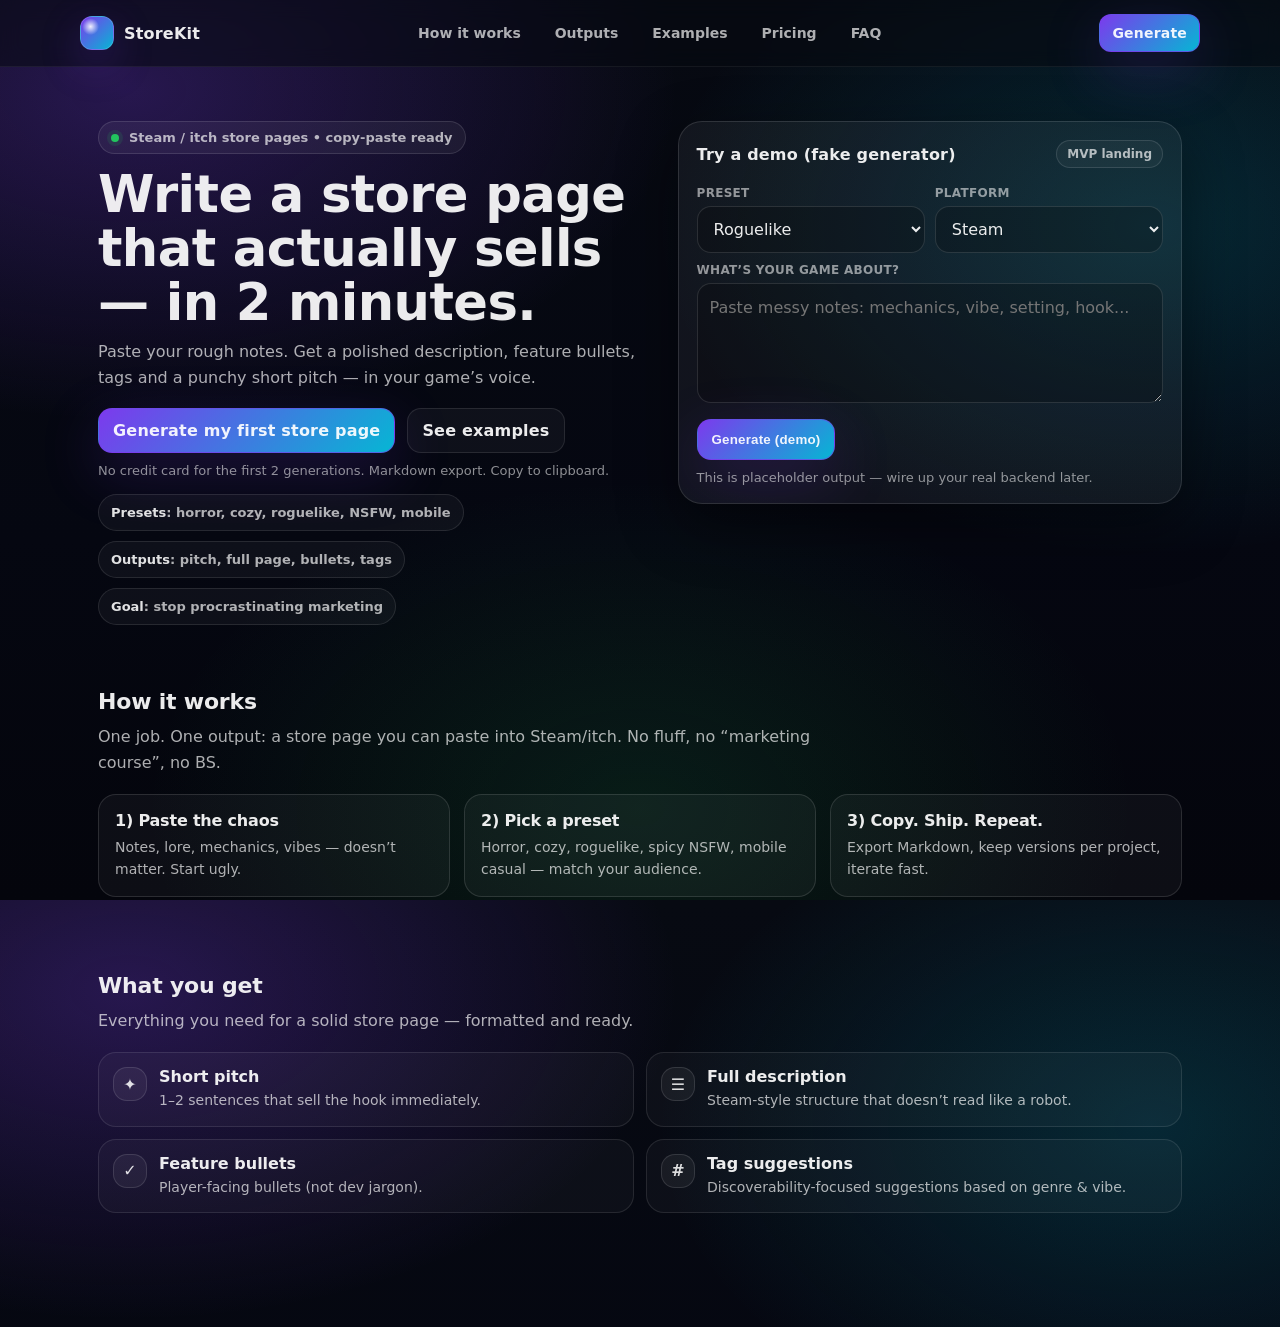
<file: index.html>
<!doctype html>
<html lang="en">
<head>
  <meta charset="utf-8" />
  <meta name="viewport" content="width=device-width, initial-scale=1" />
  <title>StoreKit — Store pages that sell (in minutes)</title>
  <meta name="description" content="Paste your messy notes. Get a polished Steam/itch store page: short pitch, full description, feature bullets, and tags — in minutes." />
  <meta name="theme-color" content="#0b0f1a" />

  <!-- Open Graph -->
  <meta property="og:title" content="StoreKit — Store pages that sell (in minutes)" />
  <meta property="og:description" content="Generate a Steam/itch store page from rough notes: pitch, description, bullets, and tags." />
  <meta property="og:type" content="website" />
  <!-- TODO: add your deployed URL -->
  <meta property="og:url" content="https://YOUR_DOMAIN_HERE" />
  <!-- TODO: add og image -->
  <meta property="og:image" content="https://YOUR_DOMAIN_HERE/og.png" />

  <!-- Favicon -->
  <link rel="icon" href="/favicon.ico" />

  <link rel="stylesheet" href="./styles.css" />
      
</head>

<body>
  <!-- NAV -->
  <div class="nav">
    <div class="wrap nav-in">
      <a class="brand" href="#top" aria-label="StoreKit home">
        <span class="logo" aria-hidden="true"></span>
        <span>StoreKit</span>
      </a>

      <div class="nav-links" aria-label="Primary navigation">
        <a href="#how">How it works</a>
        <a href="#outputs">Outputs</a>
        <a href="#examples">Examples</a>
        <a href="#pricing">Pricing</a>
        <a href="#faq">FAQ</a>
      </div>

      <a class="btn small primary" href="account.html">Generate</a>
    </div>
  </div>

  <!-- HERO -->
  <header class="hero" id="top">
    <div class="wrap">
      <div class="hero-grid">
        <div>
          <div class="pill">
            <span class="dot" aria-hidden="true"></span>
            <span>Steam / itch store pages • copy-paste ready</span>
          </div>

          <h1>Write a store page that actually sells — in 2 minutes.</h1>
          <p class="sub">
            Paste your rough notes. Get a polished description, feature bullets, tags and a punchy short pitch —
            in your game’s voice.
          </p>

          <div class="cta-row">
            <!-- TODO: replace href with your real app route when ready -->
            <a class="btn primary" href="account.html">Generate my first store page</a>
            <a class="btn ghost" href="#examples">See examples</a>
          </div>

          <div class="microtrust">No credit card for the first 2 generations. Markdown export. Copy to clipboard.</div>

          <div class="stats" aria-label="Highlights">
            <div class="chip"><b>Presets</b>: horror, cozy, roguelike, NSFW, mobile</div>
            <div class="chip"><b>Outputs</b>: pitch, full page, bullets, tags</div>
            <div class="chip"><b>Goal</b>: stop procrastinating marketing</div>
          </div>
        </div>

        <!-- TRY CARD -->
        <div class="card" id="try">
          <div class="card-in">
            <div class="card-head">
              <div class="card-title">Try a demo (fake generator)</div>
              <div class="badge">MVP landing</div>
            </div>

            <div class="grid2">
              <div>
                <label for="genre">Preset</label>
                <select id="genre">
                  <option>Horror</option>
                  <option>Cozy</option>
                  <option selected>Roguelike</option>
                  <option>Mobile Casual</option>
                  <option>NSFW / Spicy</option>
                </select>
              </div>
              <div>
                <label for="platform">Platform</label>
                <select id="platform">
                  <option selected>Steam</option>
                  <option>itch.io</option>
                  <option>Play Store</option>
                </select>
              </div>
            </div>

            <label for="notes">What’s your game about?</label>
            <textarea id="notes" placeholder="Paste messy notes: mechanics, vibe, setting, hook..."></textarea>

            <div class="form-actions">
              <button class="btn primary" id="genBtn" type="button">Generate (demo)</button>
              <div class="hint">This is placeholder output — wire up your real backend later.</div>
            </div>

            <div class="output" id="output">
              <div class="output-top">
                <div class="badge">Generated preview</div>
                <button class="btn small" id="copyBtn" type="button">Copy</button>
              </div>
              <pre id="outText"></pre>
            </div>
          </div>
        </div>
      </div>
    </div>
  </header>

  <!-- HOW -->
  <section id="how">
    <div class="wrap">
      <h2 class="section-title">How it works</h2>
      <p class="section-sub">
        One job. One output: a store page you can paste into Steam/itch. No fluff, no “marketing course”, no BS.
      </p>

      <div class="cards">
        <div class="mini">
          <h3>1) Paste the chaos</h3>
          <p>Notes, lore, mechanics, vibes — doesn’t matter. Start ugly.</p>
        </div>
        <div class="mini">
          <h3>2) Pick a preset</h3>
          <p>Horror, cozy, roguelike, spicy NSFW, mobile casual — match your audience.</p>
        </div>
        <div class="mini">
          <h3>3) Copy. Ship. Repeat.</h3>
          <p>Export Markdown, keep versions per project, iterate fast.</p>
        </div>
      </div>
    </div>
  </section>

  <!-- OUTPUTS -->
  <section id="outputs">
    <div class="wrap">
      <h2 class="section-title">What you get</h2>
      <p class="section-sub">Everything you need for a solid store page — formatted and ready.</p>

      <div class="list">
        <div class="li">
          <div class="ic">✦</div>
          <div>
            <b>Short pitch</b>
            <span>1–2 sentences that sell the hook immediately.</span>
          </div>
        </div>
        <div class="li">
          <div class="ic">☰</div>
          <div>
            <b>Full description</b>
            <span>Steam-style structure that doesn’t read like a robot.</span>
          </div>
        </div>
        <div class="li">
          <div class="ic">✓</div>
          <div>
            <b>Feature bullets</b>
            <span>Player-facing bullets (not dev jargon).</span>
          </div>
        </div>
        <div class="li">
          <div class="ic">#</div>
          <div>
            <b>Tag suggestions</b>
            <span>Discoverability-focused suggestions based on genre & vibe.</span>
          </div>
        </div>
      </div>
    </div>
  </section>

  <!-- EXAMPLES -->
  <section id="examples">
    <div class="wrap">
      <h2 class="section
</file>
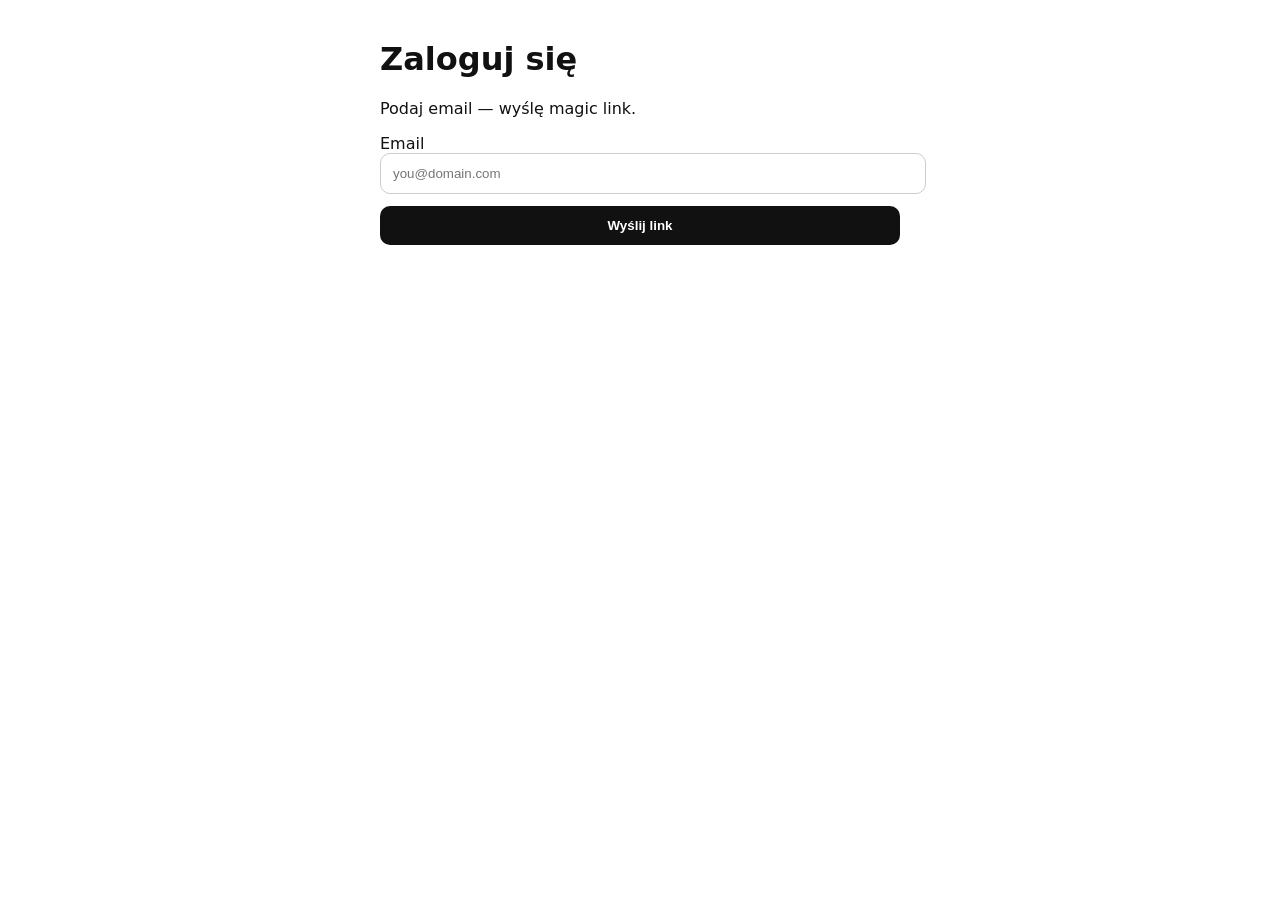
<file: account.html>
<!doctype html>
<html lang="pl">
<head>
  <meta charset="utf-8" />
  <meta name="viewport" content="width=device-width,initial-scale=1" />
  <title>StoreKit — Login</title>
</head>
<body>
  <main style="max-width:520px;margin:40px auto;padding:0 16px;font-family:system-ui;color:#111;">
    <h1>Zaloguj się</h1>
    <p>Podaj email — wyślę magic link.</p>

    <form id="loginForm">
      <label>Email</label><br/>
      <input id="email" type="email" required placeholder="you@domain.com"
             style="width:100%;padding:12px;border:1px solid #ccc;border-radius:10px" />
      <button id="btn" type="submit"
              style="margin-top:12px;width:100%;padding:12px;border-radius:10px;border:0;background:#111;color:#fff;font-weight:700">
        Wyślij link
      </button>
      <p id="msg" style="margin-top:12px;"></p>
    </form>
  </main>

  <script type="module">
    import { supabase } from "/js/supabase.js";
    import { redirectIfAuthed } from "/js/auth-guards.js";

    // jeśli już zalogowany → profile
    await redirectIfAuthed();

    const form = document.getElementById("loginForm");
    const emailEl = document.getElementById("email");
    const btn = document.getElementById("btn");
    const msg = document.getElementById("msg");

    form.addEventListener("submit", async (e) => {
      e.preventDefault();
      msg.textContent = "";
      btn.disabled = true;
      btn.textContent = "Wysyłam...";

      const email = emailEl.value.trim();

      const { error } = await supabase.auth.signInWithOtp({
        email,
        options: {
          // po kliknięciu magic linka user wróci tutaj:
          emailRedirectTo: `${window.location.origin}/profile.html`
        }
      });

      if (error) {
        msg.textContent = "Błąd: " + error.message;
      } else {
        msg.textContent = "OK — sprawdź maila i kliknij link.";
      }

      btn.disabled = false;
      btn.textContent = "Wyślij link";
    });
  </script>
</body>
</html>
</file>
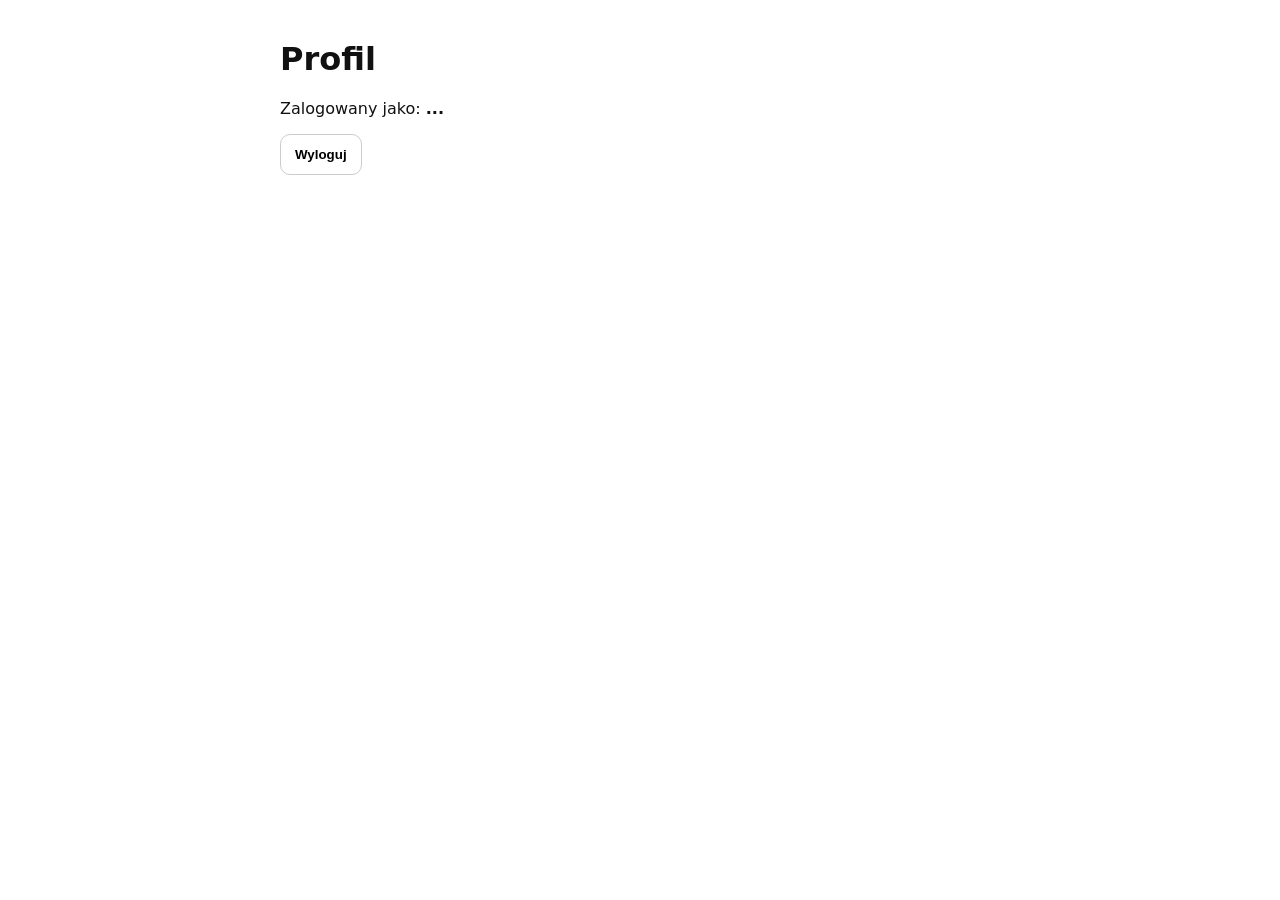
<file: profile.html>
<!doctype html>
<html lang="pl">
<head>
  <meta charset="utf-8" />
  <meta name="viewport" content="width=device-width,initial-scale=1" />
  <title>StoreKit — Profile</title>
</head>
<body>
  <main style="max-width:720px;margin:40px auto;padding:0 16px;font-family:system-ui;color:#111;">
    <h1>Profil</h1>
    <p>Zalogowany jako: <b id="who">...</b></p>

    <button id="logout"
            style="padding:12px 14px;border-radius:10px;border:1px solid #ccc;background:#fff;font-weight:700;cursor:pointer">
      Wyloguj
    </button>
  </main>

  <script type="module">
    import { supabase } from "/js/supabase.js";
    import { requireAuth } from "/js/auth-guards.js";

    const session = await requireAuth();

    document.getElementById("who").textContent =
      session?.user?.email || session?.user?.id || "unknown";

    document.getElementById("logout").addEventListener("click", async () => {
      await supabase.auth.signOut();
      window.location.href = "/account.html";
    });

    // (opcjonalnie) reaguj na zmianę sesji w czasie
    supabase.auth.onAuthStateChange((_event, sessionNow) => {
      if (!sessionNow) window.location.href = "/account.html";
    });
  </script>
</body>
</html>
</file>
<file: styles.css>
:root{
      --bg: #070a12;
      --panel: rgba(255,255,255,0.06);
      --panel2: rgba(255,255,255,0.04);
      --border: rgba(255,255,255,0.12);
      --text: rgba(255,255,255,0.92);
      --muted: rgba(255,255,255,0.68);
      --muted2: rgba(255,255,255,0.55);
      --shadow: 0 20px 60px rgba(0,0,0,0.45);
      --radius: 18px;
      --radius2: 24px;

      --accent: #7c3aed;      /* purple */
      --accent2: #22c55e;     /* green  */
      --accent3: #06b6d4;     /* cyan   */

      --max: 1120px;
      --font: ui-sans-serif, system-ui, -apple-system, Segoe UI, Roboto, Helvetica, Arial, "Apple Color Emoji","Segoe UI Emoji";
    }

    *{ box-sizing: border-box; }
    html, body{ height: 100%; }
    body{
      margin: 0;
      font-family: var(--font);
      color: var(--text);
      background:
        radial-gradient(1000px 600px at 10% 10%, rgba(124, 58, 237, 0.28), transparent 55%),
        radial-gradient(900px 600px at 90% 25%, rgba(6, 182, 212, 0.18), transparent 55%),
        radial-gradient(900px 600px at 50% 90%, rgba(34, 197, 94, 0.12), transparent 55%),
        linear-gradient(180deg, #070a12 0%, #050711 60%, #04050c 100%);
      overflow-x: hidden;
    }

    a{ color: inherit; text-decoration: none; }
    .wrap{ max-width: var(--max); margin: 0 auto; padding: 0 18px; }

    /* Top nav */
    .nav{
      position: sticky;
      top: 0;
      z-index: 50;
      backdrop-filter: blur(10px);
      background: rgba(7,10,18,0.55);
      border-bottom: 1px solid rgba(255,255,255,0.06);
    }
    .nav-in{
      display: flex;
      align-items: center;
      justify-content: space-between;
      gap: 14px;
      padding: 14px 0;
    }
    .brand{
      display: flex; align-items: center; gap: 10px;
      font-weight: 800; letter-spacing: 0.2px;
    }
    .logo{
      width: 34px; height: 34px; border-radius: 12px;
      background:
        radial-gradient(14px 14px at 30% 30%, rgba(255,255,255,0.9), transparent 60%),
        linear-gradient(135deg, rgba(124,58,237,1), rgba(6,182,212,1));
      box-shadow: 0 14px 40px rgba(124,58,237,0.25);
      border: 1px solid rgba(255,255,255,0.15);
    }
    .nav-links{
      display: flex; align-items: center; gap: 14px;
      color: var(--muted);
      font-weight: 600;
      font-size: 14px;
    }
    .nav-links a{
      padding: 8px 10px;
      border-radius: 10px;
    }
    .nav-links a:hover{
      background: rgba(255,255,255,0.06);
      color: rgba(255,255,255,0.86);
    }

    /* Buttons */
    .btn{
      display: inline-flex;
      align-items: center;
      justify-content: center;
      gap: 10px;
      padding: 12px 14px;
      border-radius: 14px;
      font-weight: 800;
      letter-spacing: 0.2px;
      border: 1px solid rgba(255,255,255,0.12);
      background: rgba(255,255,255,0.06);
      color: rgba(255,255,255,0.92);
      cursor: pointer;
      user-select: none;
      transition: transform 160ms ease, background 160ms ease, border-color 160ms ease, box-shadow 160ms ease;
      box-shadow: 0 10px 30px rgba(0,0,0,0.28);
    }
    .btn:hover{
      transform: translateY(-1px);
      border-color: rgba(255,255,255,0.22);
      background: rgba(255,255,255,0.08);
    }
    .btn.primary{
      border: 1px solid rgba(124,58,237,0.55);
      background: linear-gradient(135deg, rgba(124,58,237,1), rgba(6,182,212,1));
      box-shadow: 0 18px 60px rgba(124,58,237,0.22);
    }
    .btn.primary:hover{
      box-shadow: 0 18px 70px rgba(124,58,237,0.30);
    }
    .btn.small{
      padding: 10px 12px;
      border-radius: 12px;
      font-size: 14px;
      font-weight: 800;
    }
    .btn.ghost{
      background: rgba(255,255,255,0.04);
      border-color: rgba(255,255,255,0.10);
      box-shadow: none;
    }

    /* Hero */
    .hero{
      padding: 54px 0 26px;
    }
    .hero-grid{
      display: grid;
      grid-template-columns: 1.05fr 0.95fr;
      gap: 22px;
      align-items: start;
    }
    .pill{
      display: inline-flex;
      align-items: center;
      gap: 10px;
      padding: 8px 12px;
      border-radius: 999px;
      border: 1px solid rgba(255,255,255,0.12);
      background: rgba(255,255,255,0.05);
      color: var(--muted);
      font-size: 13px;
      font-weight: 700;
    }
    .dot{
      width: 8px; height: 8px; border-radius: 999px;
      background: var(--accent2);
      box-shadow: 0 0 0 4px rgba(34,197,94,0.12);
    }
    h1{
      margin: 14px 0 10px;
      font-size: clamp(34px, 4vw, 52px);
      line-height: 1.05;
      letter-spacing: -0.6px;
    }
    .sub{
      color: var(--muted);
      font-size: 16px;
      line-height: 1.6;
      max-width: 56ch;
      margin: 0 0 18px;
    }
    .cta-row{
      display: flex;
      flex-wrap: wrap;
      gap: 12px;
      margin: 10px 0 10px;
    }
    .microtrust{
      color: var(--muted2);
      font-size: 13px;
      margin-top: 10px;
    }
    .stats{
      display: flex;
      flex-wrap: wrap;
      gap: 10px;
      margin-top: 16px;
    }
    .chip{
      border: 1px solid rgba(255,255,255,0.10);
      background: rgba(255,255,255,0.04);
      color: var(--muted);
      padding: 10px 12px;
      border-radius: 999px;
      font-size: 13px;
      font-weight: 700;
    }
    .chip b{ color: rgba(255,255,255,0.88); }

    /* Form card */
    .card{
      border: 1px solid rgba(255,255,255,0.12);
      background: rgba(255,255,255,0.05);
      border-radius: var(--radius2);
      box-shadow: var(--shadow);
      overflow: hidden;
    }
    .card-in{
      padding: 18px;
    }
    .card-head{
      display: flex;
      align-items: center;
      justify-content: space-between;
      gap: 10px;
      margin-bottom: 12px;
    }
    .card-title{
      font-weight: 900;
      letter-spacing: 0.2px;
    }
    .badge{
      font-size: 12px;
      font-weight: 900;
      padding: 6px 10px;
      border-radius: 999px;
      border: 1px solid rgba(255,255,255,0.12);
      background: rgba(255,255,255,0.04);
      color: var(--muted);
    }

    .grid2{
      display: grid;
      grid-template-columns: 1fr 1fr;
      gap: 10px;
      margin: 10px 0;
    }

    label{
      display: block;
      font-size: 12px;
      font-weight: 800;
      letter-spacing: 0.3px;
      color: var(--muted2);
      margin: 6px 0 6px;
      text-transform: uppercase;
    }
    select, textarea, input{
      width: 100%;
      color: rgba(255,255,255,0.92);
      background: rgba(0,0,0,0.22);
      border: 1px solid rgba(255,255,255,0.12);
      border-radius: 14px;
      padding: 12px 12px;
      outline: none;
      font: inherit;
    }
    select:focus, textarea:focus, input:focus{
      border-color: rgba(124,58,237,0.65);
      box-shadow: 0 0 0 4px rgba(124,58,237,0.18);
    }
    textarea{
      min-height: 120px;
      resize: vertical;
      line-height: 1.5;
    }
    .form-actions{
      display: flex;
      align-items: center;
      justify-content: space-between;
      gap: 10px;
      margin-top: 12px;
      flex-wrap: wrap;
    }
    .hint{
      color: var(--muted2);
      font-size: 13px;
    }
    .output{
      margin-top: 14px;
      border-top: 1px solid rgba(255,255,255,0.08);
      padding-top: 14px;
      display: none;
    }
    .output pre{
      margin: 0;
      white-space: pre-wrap;
      word-break: break-word;
      background: rgba(0,0,0,0.22);
      border: 1px solid rgba(255,255,255,0.10);
      border-radius: 14px;
      padding: 12px;
      color: rgba(255,255,255,0.86);
      font-size: 13px;
      line-height: 1.5;
    }
    .output-top{
      display: flex;
      align-items: center;
      justify-content: space-between;
      gap: 10px;
      margin-bottom: 10px;
    }

    /* Sections */
    section{
      padding: 38px 0;
    }
    .section-title{
      font-size: 22px;
      margin: 0 0 10px;
      letter-spacing: -0.2px;
    }
    .section-sub{
      margin: 0 0 18px;
      color: var(--muted);
      line-height: 1.6;
      max-width: 72ch;
    }

    .cards{
      display: grid;
      grid-template-columns: repeat(3, 1fr);
      gap: 14px;
    }
    .mini{
      border: 1px solid rgba(255,255,255,0.12);
      background: rgba(255,255,255,0.04);
      border-radius: var(--radius);
      padding: 16px;
    }
    .mini h3{
      margin: 0 0 6px;
      font-size: 16px;
      letter-spacing: -0.2px;
    }
    .mini p{
      margin: 0;
      color: var(--muted);
      line-height: 1.6;
      font-size: 14px;
    }

    /* Outputs list */
    .list{
      display: grid;
      grid-template-columns: 1fr 1fr;
      gap: 12px;
    }
    .li{
      border: 1px solid rgba(255,255,255,0.10);
      background: rgba(255,255,255,0.03);
      border-radius: var(--radius);
      padding: 14px;
      display: flex;
      gap: 12px;
      align-items: flex-start;
    }
    .ic{
      width: 34px; height: 34px;
      border-radius: 14px;
      border: 1px solid rgba(255,255,255,0.12);
      background: rgba(255,255,255,0.05);
      display: grid;
      place-items: center;
      font-weight: 900;
      color: rgba(255,255,255,0.86);
      flex: 0 0 auto;
    }
    .li b{ display:block; margin-bottom: 4px; }
    .li span{ color: var(--muted); font-size: 14px; line-height: 1.55; }

    /* Example */
    .example{
      display: grid;
      grid-template-columns: 1fr 1fr;
      gap: 14px;
    }
    .codebox{
      border: 1px solid rgba(255,255,255,0.12);
      background: rgba(255,255,255,0.04);
      border-radius: var(--radius2);
      padding: 16px;
      overflow: hidden;
    }
    .codebox h4{
      margin: 0 0 10px;
      font-size: 13px;
      color: var(--muted2);
      letter-spacing: 0.6px;
      text-transform: uppercase;
    }
    .codebox pre{
      margin: 0;
      white-space: pre-wrap;
      word-break: break-word;
      color: rgba(255,255,255,0.86);
      line-height: 1.55;
      font-size: 14px;
    }

    /* Pricing */
    .pricing{
      display: grid;
      grid-template-columns: repeat(3, 1fr);
      gap: 14px;
      align-items: stretch;
    }
    .price-card{
      border: 1px solid rgba(255,255,255,0.12);
      background: rgba(255,255,255,0.04);
      border-radius: var(--radius2);
      padding: 18px;
      display: flex;
      flex-direction: column;
      gap: 12px;
      position: relative;
      overflow: hidden;
    }
    .price-card.featured{
      border-color: rgba(124,58,237,0.55);
      background: linear-gradient(180deg, rgba(124,58,237,0.18), rgba(255,255,255,0.04));
      box-shadow: 0 24px 90px rgba(124,58,237,0.18);
    }
    .price-top{
      display:flex; align-items:flex-start; justify-content:space-between; gap:10px;
    }
    .price-name{
      font-weight: 900;
      letter-spacing: 0.2px;
      font-size: 18px;
    }
    .price{
      font-size: 34px;
      font-weight: 950;
      letter-spacing: -0.6px;
      margin-top: 4px;
    }
    .per{
      color: var(--muted2);
      font-size: 13px;
      margin-top: -4px;
    }
    ul{
      margin: 0;
      padding: 0 0 0 18px;
      color: var(--muted);
      line-height: 1.65;
      font-size: 14px;
    }
    .price-actions{ margin-top: auto; display:flex; gap:10px; flex-wrap: wrap; }

    /* FAQ */
    .faq{
      display: grid;
      grid-template-columns: 1fr 1fr;
      gap: 14px;
    }
    details{
      border: 1px solid rgba(255,255,255,0.10);
      background: rgba(255,255,255,0.03);
      border-radius: var(--radius);
      padding: 12px 14px;
    }
    summary{
      cursor: pointer;
      font-weight: 850;
      color: rgba(255,255,255,0.88);
      list-style: none;
    }
    summary::-webkit-details-marker{ display: none; }
    details p{
      margin: 10px 0 0;
      color: var(--muted);
      line-height: 1.6;
      font-size: 14px;
    }

    /* Final CTA */
    .final{
      padding: 46px 0 62px;
    }
    .final-box{
      border: 1px solid rgba(255,255,255,0.12);
      background: linear-gradient(135deg, rgba(124,58,237,0.14), rgba(6,182,212,0.10));
      border-radius: 28px;
      padding: 22px;
      box-shadow: var(--shadow);
      display: flex;
      gap: 16px;
      align-items: center;
      justify-content: space-between;
      flex-wrap: wrap;
    }
    .final-box h2{
      margin: 0 0 6px;
      font-size: 22px;
      letter-spacing: -0.2px;
    }
    .final-box p{
      margin: 0;
      color: var(--muted);
      line-height: 1.6;
      max-width: 62ch;
    }

    footer{
      padding: 26px 0 40px;
      color: var(--muted2);
      font-size: 13px;
      border-top: 1px solid rgba(255,255,255,0.06);
    }
    .foot{
      display:flex; align-items:flex-start; justify-content:space-between; gap:16px; flex-wrap: wrap;
    }
    .foot a{ color: rgba(255,255,255,0.78); }
    .foot a:hover{ text-decoration: underline; }

    /* Responsive */
    @media (max-width: 980px){
      .hero-grid{ grid-template-columns: 1fr; }
      .cards{ grid-template-columns: 1fr; }
      .list{ grid-template-columns: 1fr; }
      .example{ grid-template-columns: 1fr; }
      .pricing{ grid-template-columns: 1fr; }
      .faq{ grid-template-columns: 1fr; }
    }

    @media (max-width: 520px){
      .nav-links{ display: none; }
      .btn{ width: 100%; }
      .cta-row{ flex-direction: column; }
      .form-actions{ flex-direction: column; align-items: stretch; }
    }
</file>
